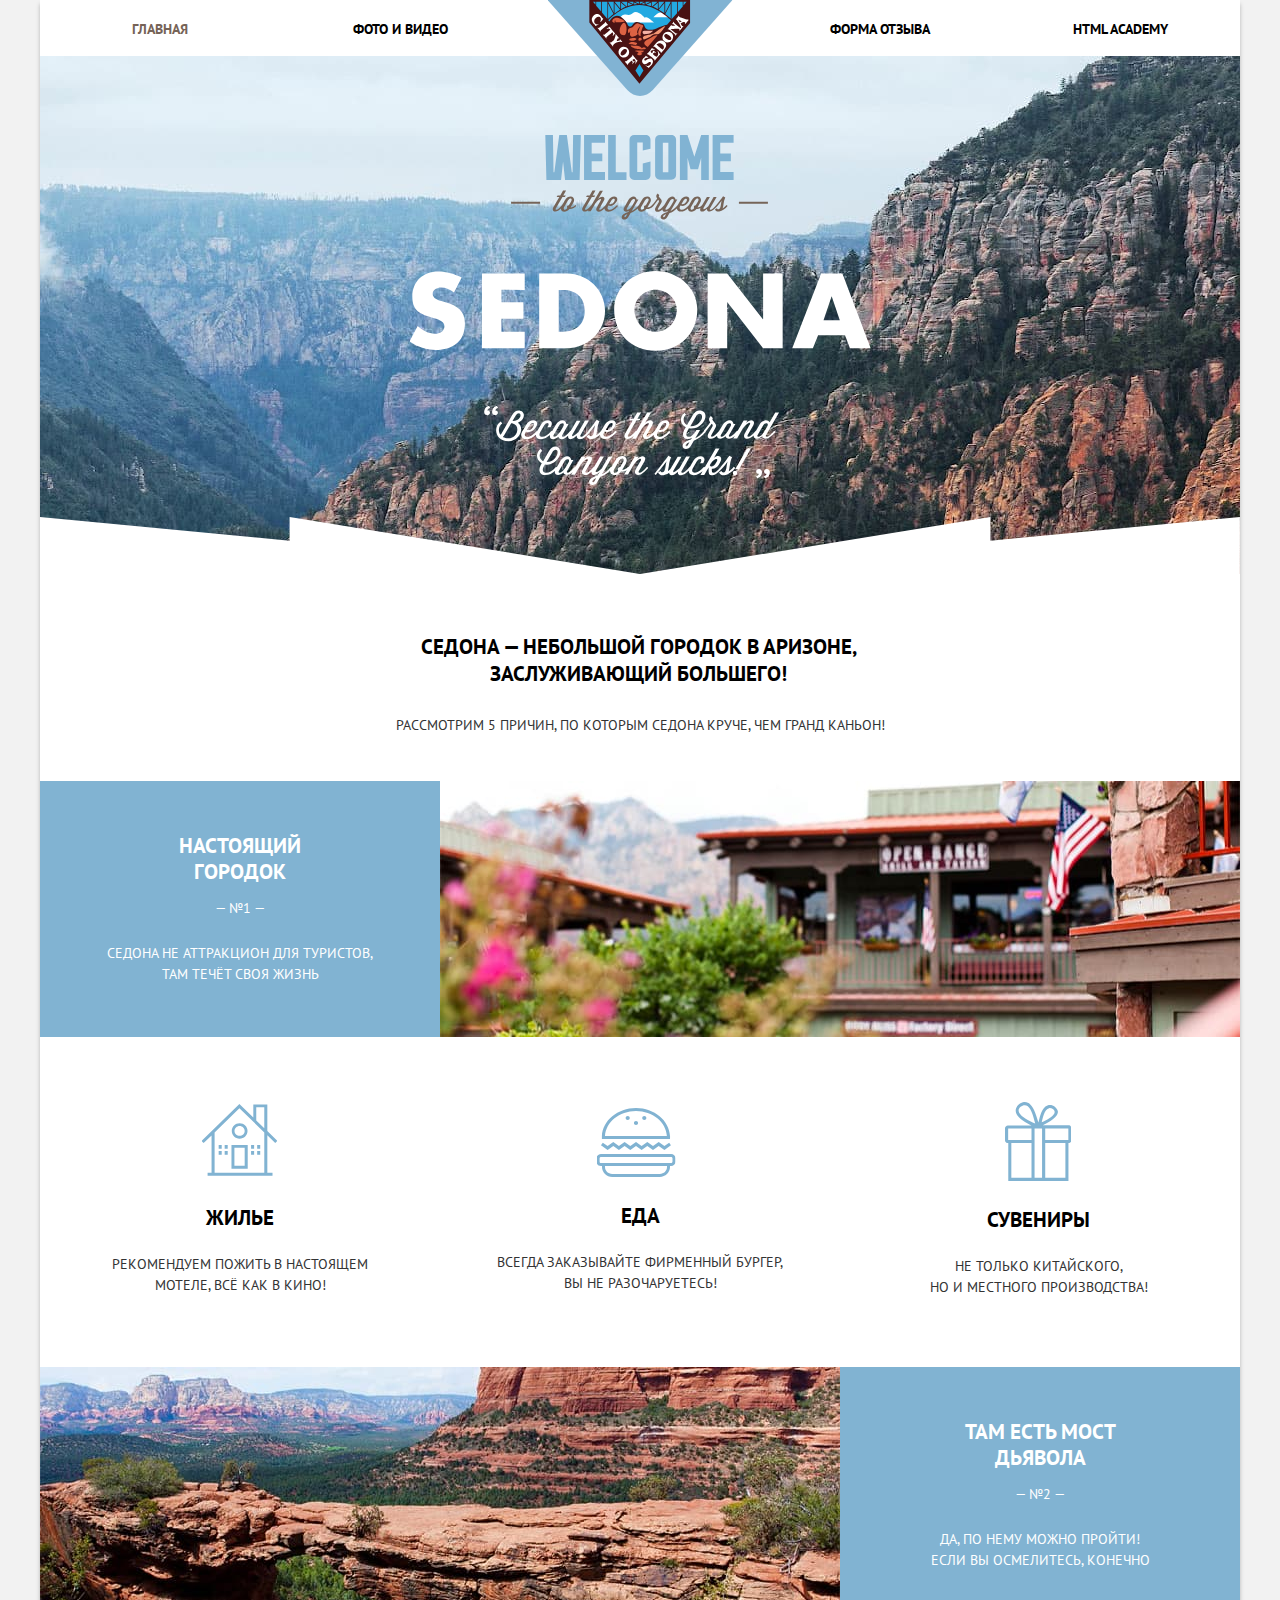
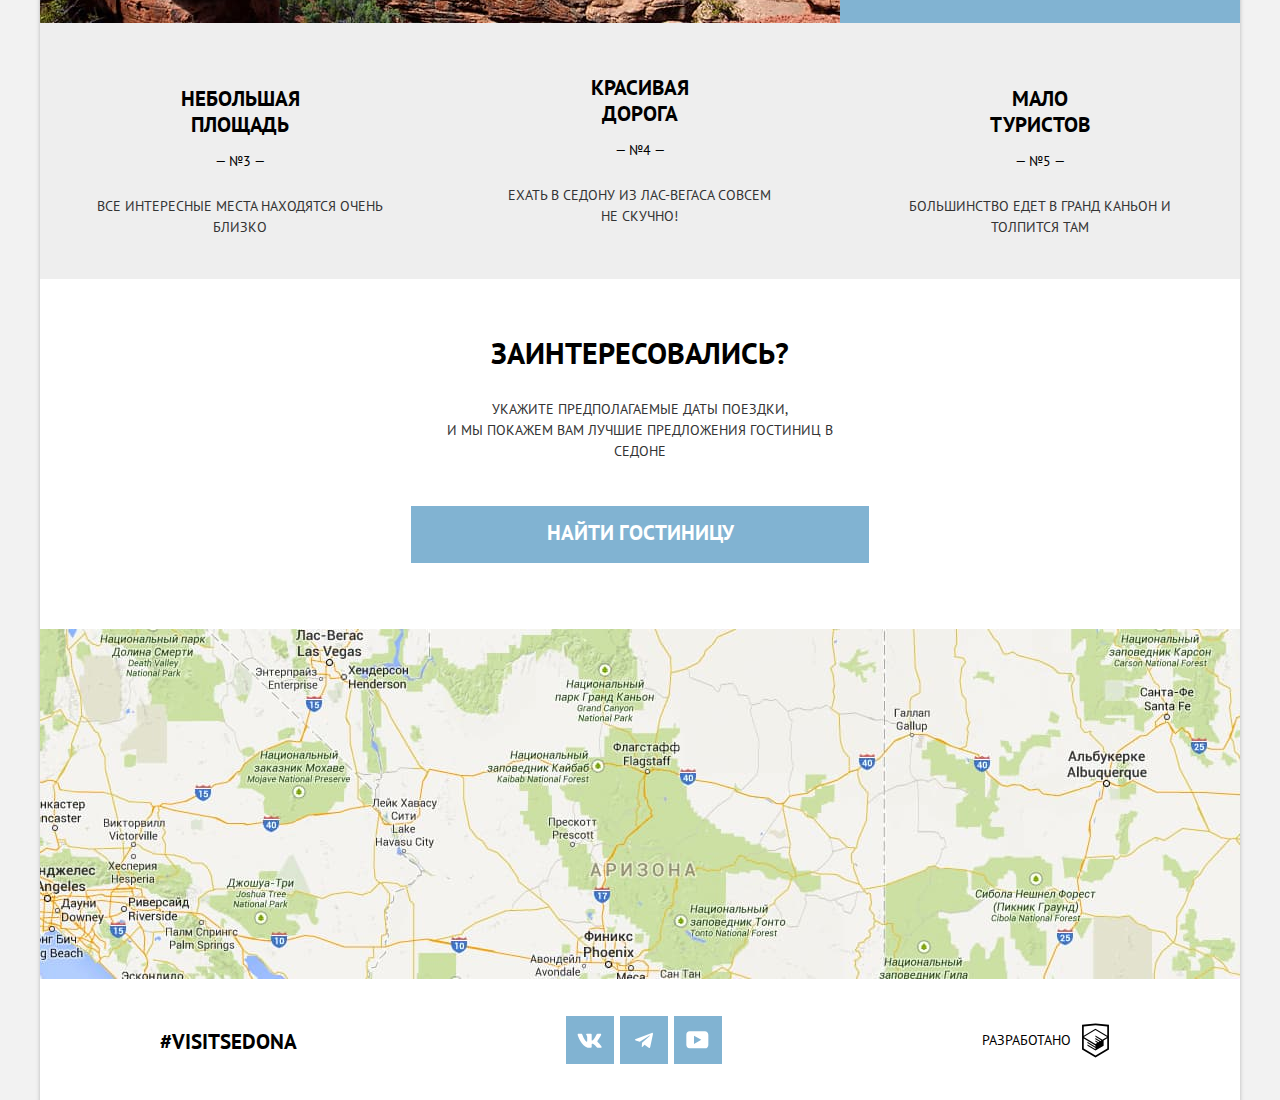
<file: index.html>
<!DOCTYPE html>
<html class="page" lang="ru">

<head>
  <meta charset="UTF-8">
  <meta http-equiv="X-UA-Compatible" content="IE=edge">
  <meta name="viewport" content="width=device-width, initial-scale=1.0">
  <title>Sedona</title>
  <link rel="stylesheet" href="css/style.min.css">
  <link rel="preload" href="fonts/ptsans.woff2" type="font/woff2" as="font" crossorigin="anonymous">
  <link rel="preload" href="fonts/ptsansbold.woff2" type="font/woff2" as="font" crossorigin="anonymous">
  <link rel="icon" href="favicon.ico">
  <link rel="icon" href="img/favicons/icon.svg" type="image/svg+xml">
  <link rel="apple-touch-icon" href="img/favicons/apple.png">
  <link rel="manifest" href="manifest.webmanifest">
</head>

<body class="page__body">
  <div class="page__container">
    <header class="main-header">
      <a href="index.html" class="main-header__logo">
        <img src="img/logo-sedona.svg" alt="Логотип Седона" class="main-header__logo-image" width="185" height="96">
      </a>
      <div class="main-header__nav main-nav main-nav--nojs">
        <button class="main-nav__toggle">
          <span class="visually-hidden">Открыть меню</span>
        </button>
        <nav class="main-nav__list site-list">
          <a href="index.html" class="site-list__link site-list__link--active">
            Главная
          </a>
          <a href="catalog.html" class="site-list__link">
            Фото и видео
          </a>
          <a href="form.html" class="site-list__link">
            Форма отзыва
          </a>
          <a href="https://htmlacademy.ru/" class="site-list__link">
            Html academy
          </a>
        </nav>
      </div>
    </header>
    <main class="main-container">
      <section class="intro">
        <div class="intro__image-wrapper intro__image-wrapper--first">
        </div>
        <div class="intro__text-wrapper">
          <h1 class="intro__title">Седона — небольшой городок в Аризоне, заслуживающий большего!</h1>
          <p class="intro__text">Рассмотрим 5 причин, по которым Седона круче, чем Гранд Каньон!</p>
        </div>
      </section>
      <section class="reasons">
        <h2 class="visually-hidden">Причины поехать в Седону</h2>
        <figure class="reasons__container reasons__container--city">
          <figcaption class="reasons__item reasons__item--town reasons__item--order">
            <h3 class="reasons__title">Настоящий городок</h3>
            <p class="reasons__description">Седона не аттракцион для туристов,<br class="br-desktop"> там течёт своя жизнь</p>
          </figcaption>
          <picture>
            <source media="(min-width: 1200px)" srcset="img/photo-city-desktop.jpg 1x, img/photo-city-desktop@2x.jpg 2x">
            <source media="(min-width: 768px)" srcset="img/photo-city-tablet.jpg 1x, img/photo-city-tablet@2x.jpg 2x">
            <img class="reasons__picture" src="img/photo-city-mobile.jpg" srcset="img/photo-city-mobile@2x.jpg 2x" alt="Площадь города." width="320" height="260">
          </picture>
        </figure>
        <div class="reasons__container-food-etc">
          <div class="reasons__item reasons__item--live">
            <h4 class="reasons__title">Жилье</h4>
            <p class="reasons__description reasons__description--additional">Рекомендуем пожить в настоящем мотеле, всё как в кино!</p>
          </div>
          <div class="reasons__item reasons__item--food">
            <h4 class="reasons__title">Еда</h4>
            <p class="reasons__description reasons__description--additional">Всегда заказывайте фирменный бургер, вы не разочаруетесь!</p>
          </div>
          <div class="reasons__item reasons__item--gift">
            <h4 class="reasons__title">Сувениры</h4>
            <p class="reasons__description reasons__description--additional">Не только китайского,<br class="br-desktop"> но и местного производства!</p>
          </div>
        </div>
        <figure class="reasons__container reasons__container--bridge ">
          <figcaption class="reasons__item reasons__item--order">
            <h3 class="reasons__title">Там есть<br class="br-tablet"> мост дьявола</h3>
            <p class="reasons__description">Да, по нему можно пройти!<br class="br-desktop"> Если вы осмелитесь, конечно</p>
          </figcaption>
          <picture>
            <source media="(min-width: 1200px)" srcset="img/photo-bridge-desktop.jpg 1x, img/photo-bridge-desktop@2x.jpg 2x">
            <source media="(min-width: 768px)" srcset="img/photo-bridge-tablet.jpg 1x, img/photo-bridge-tablet@2x.jpg 2x">
            <img class="reasons__picture" src="img/photo-bridge-mobile.jpg" srcset="img/photo-bridge-mobile@2x.jpg 2x" alt="Фотография моста Дьявола." width="320" height="260">
          </picture>
        </figure>
        <div class="reasons__container">
          <div class="reasons__item reasons__item--places reasons__item--order">
            <h3 class="reasons__title">Небольшая площадь</h3>
            <p class="reasons__description">Все интересные места находятся очень близко</p>
          </div>
          <div class="reasons__item reasons__item--places reasons__item--order">
            <h3 class="reasons__title">Красивая дорога</h3>
            <p class="reasons__description">Ехать в Седону из Лас-Вегаса совсем<br class="br-tablet br-desktop"> не скучно!</p>
          </div>
          <div class="reasons__item reasons__item--places reasons__item--order">
            <h3 class="reasons__title">Мало<br class="br-tablet"> туристов</h3>
            <p class="reasons__description">Большинство едет в Гранд<br class="br-tablet"> Каньон<br class="br-mobile"> и<br class="br-desktop"> толпится там</p>
          </div>
        </div>
      </section>
      <section class="hotel-search">
        <h2 class="hotel-search__title">Заинтересовались?</h2>
        <p class="hotel-search__description">Укажите предполагаемые даты поездки,<br class="br-tablet br-desktop"> и мы покажем вам лучшие предложения гостиниц в Седоне</p>
        <a class="hotel-search__button button button--search" href="#">Найти Гостиницу</a>
      </section>
      <section class="map">
        <h2 class="visually-hidden">Карта окрестностей Седоны.</h2>
        <iframe src="https://www.google.com/maps/embed?pb=!1m18!1m12!1m3!1d380555.9499970315!2d-111.9532317173502!3d34.913374820791525!2m3!1f0!2f0!3f0!3m2!1i1024!2i768!4f13.1!3m3!1m2!1s0x872da132f942b00d%3A0x5548c523fa6c8efd!2z0KHQtdC00L7QvdCwLCDQkNGA0LjQt9C-0L3QsCA4NjMzNiwg0KHQqNCQ!5e0!3m2!1sru!2sru!4v1660390178897!5m2!1sru!2sru" width="320" height="350" style="border:0;" allowfullscreen="" loading="lazy" referrerpolicy="no-referrer-when-downgrade" title="Карта города Седона в штате Аризона."></iframe>
      </section>
    </main>
    <footer class="main-footer">
      <p class="visit-text">#visitSEDONA</p>
      <div class="main-footer__social social">
        <span class="visually-hidden">ВКонтакте.</span>
        <a class="social__link social__link--vk" target="_blank" href="https://vk.com/htmlacademy">
          <svg class="social__icon"  width="25" height="15" fill="none">
            <use href="img/sprite.svg#social-vk"></use>
          </svg>
        </a>

        <span class="visually-hidden">Телеграмм.</span>
        <a class="social__link social__link--telegram" target="_blank" href="tg://https://t.me/htmlacademy">
          <svg class="social__icon" width="18" height="16" fill="none">
            <use href="img/sprite.svg#social-telegram"></use>
          </svg>
        </a>

        <span class="visually-hidden">Youtube.</span>
        <a class="social__link social__link--youtube" target="_blank" href="https://www.youtube.com/user/htmlacademyru">
          <svg class="social__icon" width="23" height="18" fill="none">
            <use href="img/sprite.svg#social-youtube"></use>
          </svg>
        </a>
      </div>
      <div class="main-footer__copyright copyright">
        <a class="copyright__link" href="https://htmlacademy.ru/intensive/adaptive" aria-label="Сайт HTML Academy.">
          <span class="copyright__text">Разработано</span>
          <svg class="copyright__link-icon" width="51" height="41" fill="none">
            <use href="img/sprite.svg#copyright"></use>
          </svg>
        </a>
      </div>
    </footer>
  </div>
  <script src="js/script.js"></script>
</body>

</html>
</file>
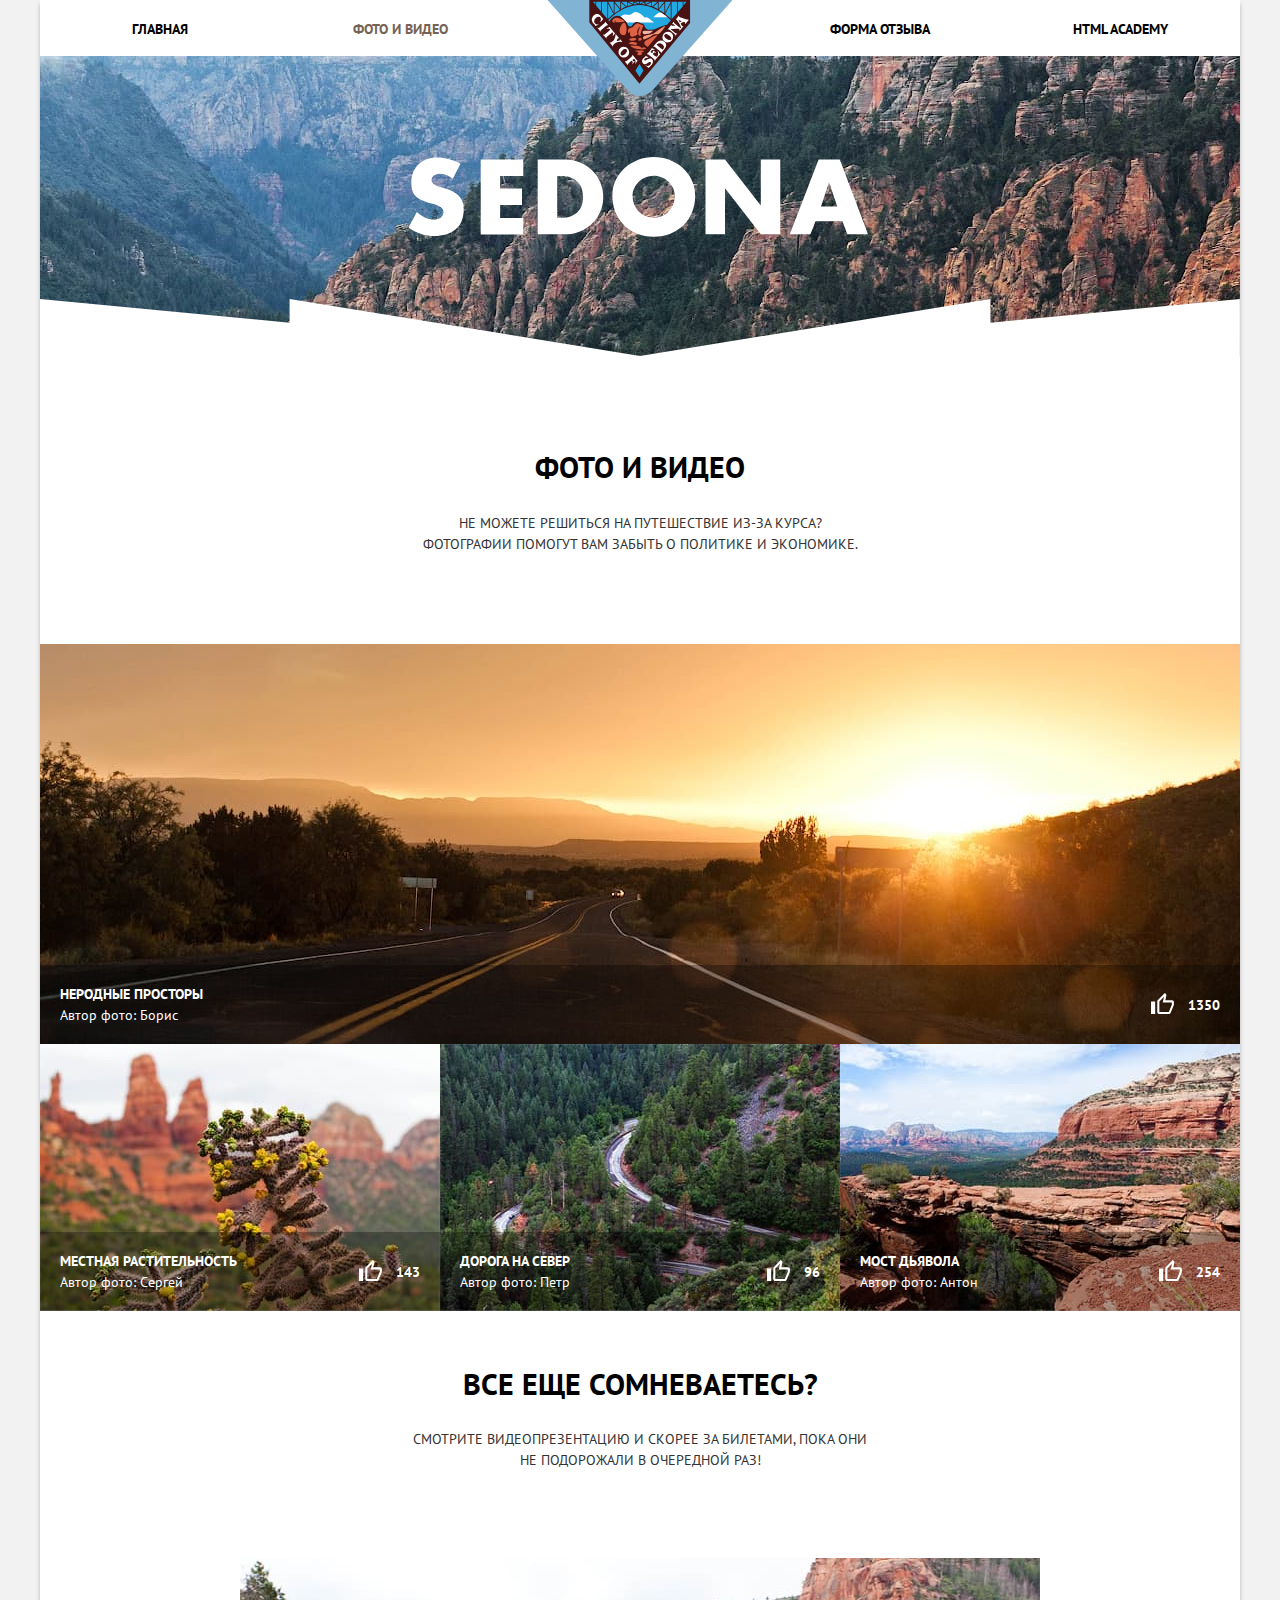
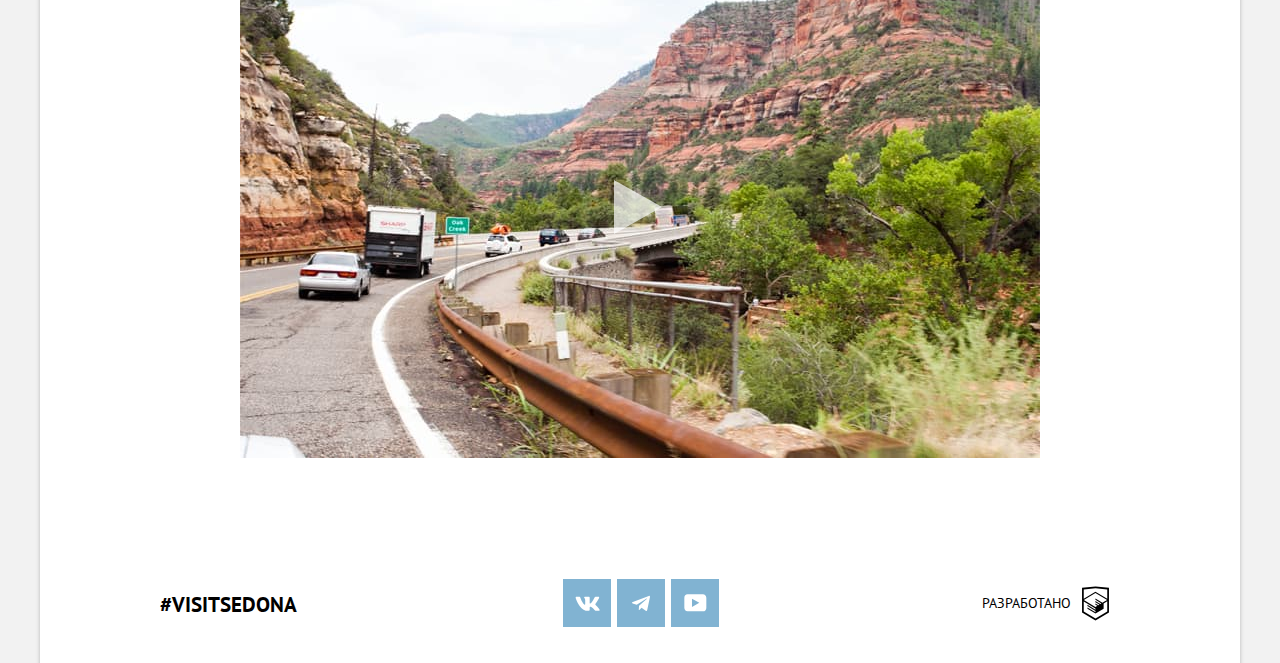
<file: catalog.html>
<!DOCTYPE html>
<html class="page" lang="ru">

<head>
  <meta charset="UTF-8">
  <meta http-equiv="X-UA-Compatible" content="IE=edge">
  <meta name="viewport" content="width=device-width, initial-scale=1.0">
  <title>Catalog</title>
  <link rel="stylesheet" href="css/style.min.css">
  <link rel="preload" href="fonts/ptsans.woff2" type="font/woff2" as="font" crossorigin="anonymous">
  <link rel="preload" href="fonts/ptsansbold.woff2" type="font/woff2" as="font" crossorigin="anonymous">
  <link rel="icon" href="favicon.ico">
  <link rel="icon" href="img/favicons/icon.svg" type="image/svg+xml">
  <link rel="apple-touch-icon" href="img/favicons/apple.png">
  <link rel="manifest" href="manifest.webmanifest">
</head>

<body class="page__body">
  <div class="page__container">
    <header class="main-header">
      <a href="index.html" class="main-header__logo">
        <img src="img/logo-sedona.svg" alt="Логотип Седона" class="main-header__logo-image" width="185" height="96">
      </a>
      <div class="main-header__nav main-nav main-nav--nojs">
        <button class="main-nav__toggle">
          <span class="visually-hidden">Открыть меню</span>
        </button>
        <nav class="main-nav__list site-list">
          <a href="index.html" class="site-list__link">
            Главная
          </a>
          <a href="catalog.html" class="site-list__link site-list__link--active">
            Фото и видео
          </a>
          <a href="form.html" class="site-list__link">
            Форма отзыва
          </a>
          <a href="https://htmlacademy.ru/" class="site-list__link">
            Html academy
          </a>
        </nav>
      </div>
    </header>
    <main class="main-container">
      <div class="main-container__intro-second">
      </div>
      <section class="gallery-list">
        <h1 class="gallery-list__title">Фото и видео</h1>
        <p class="gallery-list__discription">Не можете решиться на путешествие из-за курса? Фотографии помогут вам забыть о политике и экономике.</p>
        <div class="cards-wrapper">
          <section class="gallery-list__item card">
            <a class="card__link" href="#">
              <picture>
                <source media="(min-width: 1200px)" srcset="img/content/photo-1-desktop.jpg 1x, img/content/photo-1-desktop@2x.jpg 2x">
                <source media="(min-width: 768px)" srcset="img/content/photo-1-tablet.jpg 1x, img/content/photo-1-tablet@2x.jpg 2x">
                <source type="image/webp" srcset="img/content/photo-1-mobile.webp 1x, img/content/photo-1-mobile@2x.webp 2x">
                <img class="card__photo card__photo--main" src="img/content/photo-1-mobile.jpg" width="280" height="280" alt="Неродные просторы.">
              </picture>
            </a>
            <div class="card__info-container">
              <div class="card__title-container">
                <h3 class="card__title">
                    <a class="card__link" href="#">
                      Неродные просторы
                    </a>
                  </h3>
                <p class="card__author">Автор фото: Борис</p>
              </div>
              <div class="card__like-container">
                <button class="card__button" type="button">
                  <svg class="card__button-icon" width="23" height="21" fill="none">
                    <use href="img/sprite.svg#like-button"></use>
                  </svg>
                  <span class="visually-hidden">Кнопка лайка.</span>
                </button>
                <p class="card__results">1350</p>
              </div>
            </div>
          </section>
          <section class="gallery-list__item card">
            <a class="card__link" href="#">
              <picture>
                <source media="(min-width: 1200px)" srcset="img/content/photo-2-desktop.jpg 1x, img/content/photo-2-desktop@2x.jpg 2x">
                <source media="(min-width: 768px)" srcset="img/content/photo-2-tablet.jpg 1x, img/content/photo-2-tablet@2x.jpg 2x">
                <source type="image/webp" srcset="img/content/photo-2-mobile.webp 1x, img/content/photo-2-mobile@2x.webp 2x">
                <img class="card__photo" src="img/content/photo-2-mobile.jpg" width="280" height="280" alt="Местная растительность.">
              </picture>
            </a>
            <div class="card__info-container">
              <div class="card__title-container">
                <h3 class="card__title">
                  <a class="card__link" href="#">
                    Местная растительность
                  </a>
                </h3>
                <p class="card__author">Автор фото: Сергей</p>
              </div>
              <div class="card__like-container">
                <button class="card__button" type="button">
                  <svg class="card__button-icon" width="23" height="21" fill="none">
                    <use href="img/sprite.svg#like-button"></use>
                  </svg>
                  <span class="visually-hidden">Кнопка лайка.</span>
                </button>
                <p class="card__results">143</p>
              </div>
            </div>
          </section>
          <section class="gallery-list__item card">
            <a class="card__link" href="#">
              <picture>
                <source media="(min-width: 1200px)" srcset="img/content/photo-3-desktop.jpg 1x, img/content/photo-3-desktop@2x.jpg 2x">
                <source media="(min-width: 768px)" srcset="img/content/photo-3-tablet.jpg 1x, img/content/photo-3-tablet@2x.jpg 2x">
                <source type="image/webp" srcset="img/content/photo-3-mobile.webp 1x, img/content/photo-3-mobile@2x.webp 2x">
                <img class="card__photo" src="img/content/photo-3-mobile.jpg" width="280" height="280" alt="Дорога на север.">
              </picture>
            </a>
            <div class="card__info-container">
              <div class="card__title-container">
                <h3 class="card__title">
                  <a class="card__link" href="#">
                    Дорога на север
                  </a>
                </h3>
                <p class="card__author">Автор фото: Петр</p>
              </div>
              <div class="card__like-container">
                <button class="card__button" type="button">
                  <svg class="card__button-icon" width="23" height="21" fill="none">
                    <use href="img/sprite.svg#like-button"></use>                  </svg>
                  <span class="visually-hidden">Кнопка лайка.</span>
                </button>
                <p class="card__results">96</p>
              </div>
            </div>
          </section>
          <section class="gallery-list__item card">
            <a class="card__link" href="#">
              <picture>
                <source media="(min-width: 1200px)" srcset="img/content/photo-4-desktop.jpg 1x, img/content/photo-4-desktop@2x.jpg 2x">
                <source media="(min-width: 768px)" srcset="img/content/photo-4-tablet.jpg 1x, img/content/photo-4-tablet@2x.jpg 2x">
                <source type="image/webp" srcset="img/content/photo-4-mobile.webp 1x, img/content/photo-4-mobile@2x.webp 2x">
                <img class="card__photo" src="img/content/photo-4-mobile.jpg" width="280" height="280" alt="Мост дьявола.">
              </picture>
            </a>
            <div class="card__info-container">
              <div class="card__title-container">
                <h3 class="card__title">
                  <a class="card__link" href="#">
                    Мост дьявола
                  </a>
                </h3>
                <p class="card__author">Автор фото: Антон</p>
              </div>
              <div class="card__like-container">
                <button class="card__button" type="button">
                  <svg class="card__button-icon" width="23" height="21" fill="none">
                    <use href="img/sprite.svg#like-button"></use>
                  </svg>
                  <span class="visually-hidden">Кнопка лайка.</span>
                </button>
                <p class="card__results">254</p>
              </div>
            </div>
          </section>
        </div>
      </section>
      <section class="video">
        <h2 class="video__title">Все еще сомневаетесь?</h2>
        <p class="video__discription">Смотрите видеопрезентацию и скорее за билетами, пока они<br class="br-tablet br-desktop"> не подорожали в очередной раз!</p>
        <div class="video__wrap">
          <picture>
            <source media="(min-width: 1200px)" srcset="img/video-desktop.jpg 1x, img/video-desktop@2x.jpg 2x">
            <source media="(min-width: 768px)" srcset="img/video-tablet.jpg 1x, img/video-tablet@2x.jpg 2x">
            <img class="video__photo" src="img/video-mobile.jpg" width="280" height="177" alt="Видео пейзажей.">
          </picture>
          <button class="video__button" type="button">
            <span class="visually-hidden">Запуск видео.</span>
            <svg class="video__play-button" width="48" height="54">
              <use href="img/sprite.svg#video-button"></use>
            </svg>
          </button>
        </div>
      </section>
    </main>
    <footer class="main-footer main-footer--second">
      <p class="visit-text">#visitSEDONA</p>
      <div class="main-footer__social social">
        <span class="visually-hidden">ВКонтакте.</span>
        <a class="social__link social__link--vk" target="_blank" href="https://vk.com/htmlacademy">
          <svg class="social__icon"  width="25" height="15" fill="none">
            <use href="img/sprite.svg#social-vk"></use>
          </svg>
        </a>

        <span class="visually-hidden">Телеграмм.</span>
        <a class="social__link social__link--telegram" target="_blank" href="tg://https://t.me/htmlacademy">
          <svg class="social__icon" width="18" height="16" fill="none">
            <use href="img/sprite.svg#social-telegram"></use>
          </svg>
        </a>

        <span class="visually-hidden">Youtube.</span>
        <a class="social__link social__link--youtube" target="_blank" href="https://www.youtube.com/user/htmlacademyru">
          <svg class="social__icon" width="23" height="18" fill="none">
            <use href="img/sprite.svg#social-youtube"></use>
          </svg>
        </a>
      </div>
      <div class="main-footer__copyright copyright">
        <a class="copyright__link" href="https://htmlacademy.ru/intensive/adaptive" aria-label="Сайт HTML Academy.">
          <span class="copyright__text">Разработано</span>
          <svg class="copyright__link-icon" width="51" height="41" fill="none" >
            <use href="img/sprite.svg#copyright"></use>
          </svg>
        </a>
      </div>
    </footer>
  </div>
  <script src="js/script.js"></script>
</body>

</html>
</file>
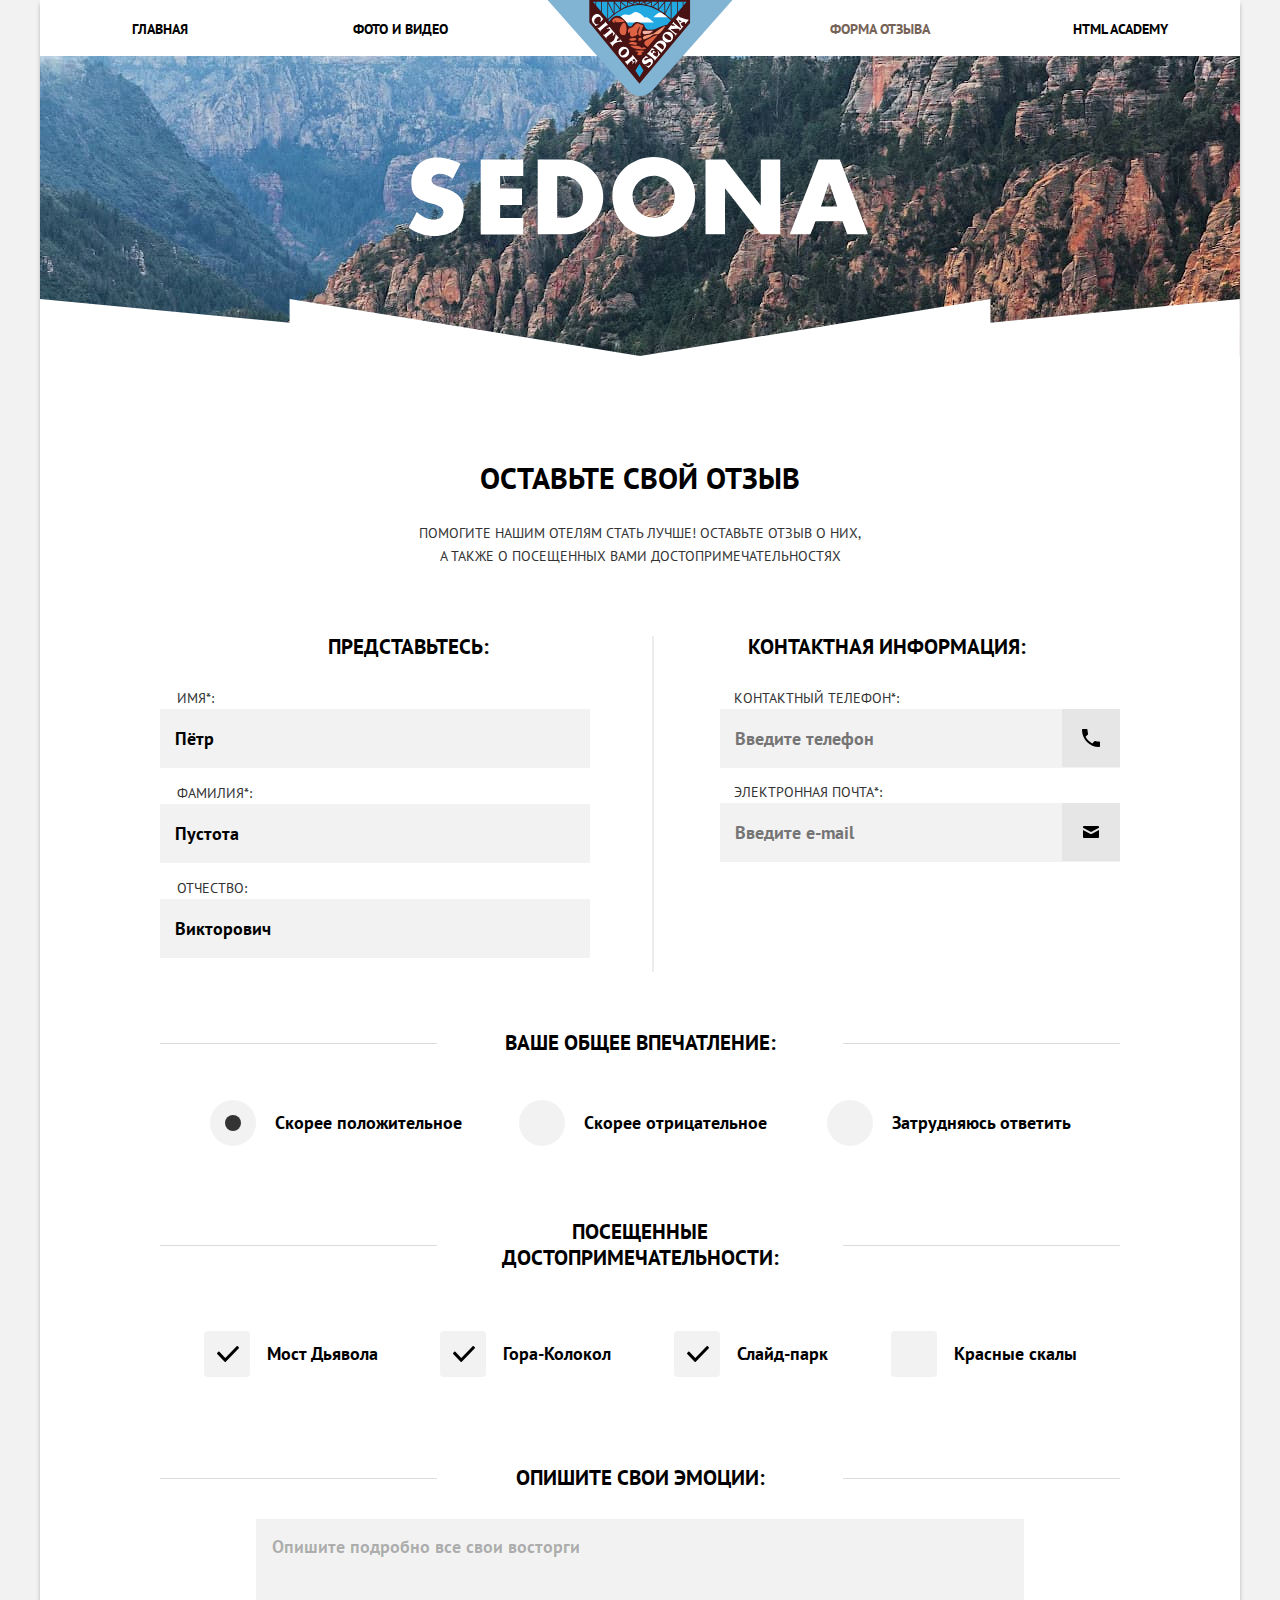
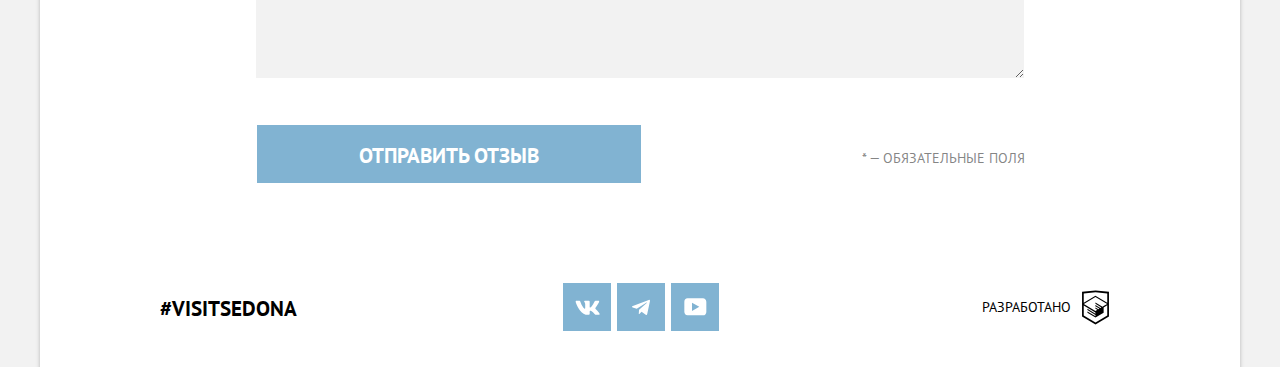
<file: form.html>
<!DOCTYPE html>
<html class="page" lang="en">

<head>
  <meta charset="UTF-8">
  <meta http-equiv="X-UA-Compatible" content="IE=edge">
  <meta name="viewport" content="width=device-width, initial-scale=1.0">
  <title>Form</title>
  <link rel="stylesheet" href="css/style.min.css">
  <link rel="preload" href="fonts/ptsans.woff2" type="font/woff2" as="font" crossorigin="anonymous">
  <link rel="preload" href="fonts/ptsansbold.woff2" type="font/woff2" as="font" crossorigin="anonymous">
  <link rel="icon" href="favicon.ico">
  <link rel="icon" href="img/favicons/icon.svg" type="image/svg+xml">
  <link rel="apple-touch-icon" href="img/favicons/apple.png">
  <link rel="manifest" href="manifest.webmanifest">
</head>

<body class="page__body">
  <div class="page__container">
    <header class="main-header">
      <a href="index.html" class="main-header__logo">
        <img src="img/logo-sedona.svg" alt="Логотип Седона" class="main-header__logo-image" width="185" height="96">
      </a>
      <div class="main-header__nav main-nav main-nav--nojs">
        <button class="main-nav__toggle">
          <span class="visually-hidden">Открыть меню</span>
        </button>
        <nav class="main-nav__list site-list">
          <a href="index.html" class="site-list__link">
            Главная
          </a>
          <a href="catalog.html" class="site-list__link">
            Фото и видео
          </a>
          <a href="form.html" class="site-list__link site-list__link--active">
            Форма отзыва
          </a>
          <a href="https://htmlacademy.ru/" class="site-list__link">
            Html academy
          </a>
        </nav>
      </div>
    </header>
    <main class="main-container">
      <div class="main-container__intro-second">
      </div>
      <section class="review">
        <h1 class="review__title">Оставьте свой отзыв</h1>
        <p class="review__discription">Помогите нашим отелям стать лучше! оставьте отзыв о них, а также о посещенных вами достопримечательностях</p>
      </section>
      <form class="main-form" action="https://echo.htmlacademy.ru/" method="post">
        <div class="main-form__intro-wrap">
          <fieldset class="main-form__section main-form__name">
            <legend class="main-form__title">Представьтесь:</legend>
            <label for="name" class="main-form__label">Имя*:</label>
            <input class="main-form__input input" type="text" id="name" name="name" placeholder="Пётр" required>
            <label for="surname" class="main-form__label">Фамилия*:</label>
            <input class="main-form__input input" type="text" id="surname" name="surname" placeholder="Пустота" required>
            <label for="patronymic" class="main-form__label">Отчество:</label>
            <input class="main-form__input input" type="text" id="patronymic" name="patronymic" placeholder="Викторович">
          </fieldset>
          <fieldset class="main-form__contacts contacts-details main-form__section">
            <legend class="main-form__title contacts-details__title">Контактная информация:</legend>
              <label for="contacts-details__input--phone" class="contacts-details__label contacts-details__label--phone">Контактный телефон*:</label>
              <input class="contacts-details__input contacts-details__input--phone input" type="tel" id="contacts-details__input--phone" name="contacts-details__input--phone" placeholder="Введите телефон" required>
              <label for="contacts-details__input--email" class="contacts-details__label contacts-details__label--email">Электронная почта*:</label>
              <input class="contacts-details__input contacts-details__input--email input" type="email" id="contacts-details__input--email" name="contacts-details__input--email" placeholder="Введите e-mail" required>
          </fieldset>
        </div>
        <fieldset class="main-form__oppinion main-form__section oppinion">
          <legend class="main-form__title oppinion__title">Ваше Общее впечатление:</legend>
          <div class="oppinion__wrapper">
            <label class="oppinion__label">
              <input class="oppinion__input visually-hidden" type="radio" name="oppinion" value="good" checked>
              <span class="oppinion__radio"></span>
              <span class="oppinion__text">Скорее положительное</span>
            </label>
            <label class="oppinion__label">
              <input class="oppinion__input visually-hidden" type="radio" name="oppinion" value="bad">
              <span class="oppinion__radio"></span>
              <span class="oppinion__text">Скорее отрицательное</span>
            </label>
            <label class="oppinion__label">
              <input class="oppinion__input visually-hidden" type="radio" name="oppinion" value="nothing">
              <span class="oppinion__radio"></span>
              <span class="oppinion__text">Затрудняюсь ответить</span>
            </label>
          </div>
        </fieldset>
        <fieldset class="main-form__sights main-form__section sights">
          <legend class="main-form__title sights__title">Посещенные достопримечательности:</legend>
          <div class="sights__wrapper">
            <label class="sights__label">
              <input class="sights__input visually-hidden" type="checkbox" name="bridge" checked>
              <span class="sights__checkbox"></span>
              <span class="sights__text">Мост Дьявола</span>
            </label>
            <label class="sights__label">
              <input class="sights__input visually-hidden" type="checkbox" name="bell-mountin" checked>
              <span class="sights__checkbox"></span>
              <span class="sights__text">Гора-Колокол</span>
            </label>
            <label class="sights__label">
              <input class="sights__input visually-hidden" type="checkbox" name="slide-park" checked>
              <span class="sights__checkbox"></span>
              <span class="sights__text">Слайд-парк</span>
            </label>
            <label class="sights__label">
              <input class="sights__input visually-hidden" type="checkbox" name="rocks">
              <span class="sights__checkbox"></span>
              <span class="sights__text">Красные скалы</span>
            </label>
          </div>
        </fieldset>
        <fieldset class="main-form__section main-form__section--emotions emotions">
          <legend class="main-form__title emotions__title">Опишите свои эмоции:</legend>
          <label class="visually-hidden" for="comment-field">Ваши комментарии.</label>
          <textarea class="emotions__text" name="comment" id="comment-field" rows="6" placeholder="Опишите подробно все свои восторги"></textarea>
        </fieldset>
        <div class="main-form__button-wrapper">
          <button class="button main-form__button" type="submit">Отправить отзыв</button>
          <p class="main-form__rule">* — обязательные поля</p>
        </div>
      </form>
    </main>
    <footer class="main-footer main-footer--second">
      <p class="visit-text">#visitSEDONA</p>
      <div class="main-footer__social social">
        <span class="visually-hidden">ВКонтакте.</span>
        <a class="social__link social__link--vk" target="_blank" href="https://vk.com/htmlacademy">
          <svg class="social__icon"  width="25" height="15" fill="none">
            <use href="img/sprite.svg#social-vk"></use>
          </svg>
        </a>

        <span class="visually-hidden">Телеграмм.</span>
        <a class="social__link social__link--telegram" target="_blank" href="tg://https://t.me/htmlacademy">
          <svg class="social__icon" width="18" height="16" fill="none">
            <use href="img/sprite.svg#social-telegram"></use>
          </svg>
        </a>

        <span class="visually-hidden">Youtube.</span>
        <a class="social__link social__link--youtube" target="_blank" href="https://www.youtube.com/user/htmlacademyru">
          <svg class="social__icon" width="23" height="18" fill="none">
            <use href="img/sprite.svg#social-youtube"></use>
          </svg>
        </a>
      </div>
      <div class="main-footer__copyright copyright">
        <a class="copyright__link" href="https://htmlacademy.ru/intensive/adaptive" aria-label="Сайт HTML Academy.">
          <span class="copyright__text">Разработано</span>
          <svg class="copyright__link-icon" width="51" height="41" fill="none" >
            <use href="img/sprite.svg#copyright"></use>
          </svg>
        </a>
      </div>
    </footer>
    <div class="modal-container modal-container--error">
      <div class="modal-container__error modal-error">
        <h2 class="modal-error__title">ЧТО-ТО ПОШЛО НЕ ТАК!</h2>
        <p class="modal-error__discription">Проверьте поля, выделенные красным, скорее всего вы забыли их заполнить</p>
        <button class="modal-error__button button button--modal-error">OK</button>
      </div>
    </div>
    <div class="modal-container modal-container--success">
      <div class="modal-container__error modal-success">
        <div class="modal-success__info">
          <h2 class="modal-success__title">Ваш отзыв отправлен!</h2>
          <p class="modal-success__discription">Спасибо за ваше участие, ваш отзыв уже поступил к нам.<br> В ближайшее время мы опубликуем его на сайте.</p>
        </div>
        <div class="modal-success__button">
          <button class="modal-container__button button button--modal-success">ЗАкРЫТЬ ОКНО</button>
        </div>
      </div>
    </div>
  </div>
<script src="js/script.js"></script>
</body>

</html>
</file>
<file: css/style.min.css>
@charset "UTF-8";@font-face{font-family:"PT Sans";font-style:normal;font-weight:400;src:url(../fonts/ptsans.woff2)format("woff2"),url(../fonts/ptsans.woff)format("woff");font-display:swap}@font-face{font-family:"PT Sans";font-style:normal;font-weight:700;src:url(../fonts/ptsansbold.woff2)format("woff2"),url(../fonts/ptsansbold.woff)format("woff");font-display:swap}.visually-hidden{position:absolute;width:1px;height:1px;margin:-1px;padding:0;overflow:hidden;white-space:nowrap;border:0;clip:rect(0 0 0 0);-webkit-clip-path:inset(100%);clip-path:inset(100%)}.button{font-family:"PT Sans","Arial",sans-serif;text-transform:uppercase;background-color:#81b3d2;color:#fff;line-height:26px;font-size:21px;font-weight:700;border:0;text-align:center;padding-top:18px;padding-bottom:14px;cursor:pointer}.button:hover{background-color:#669ec0}.button:active{background-color:#5496bd;color:rgba(255,255,255,.3)}.button:disabled{background-color:#e5e5e5}.button--search{width:284px;padding-top:16px;padding-bottom:16px;display:block;margin-left:auto;margin-right:auto;text-decoration:none}@media screen and (min-width:768px){.button--search{width:458px;padding-top:14px;padding-bottom:17px}}.button--modal-error{font-size:18px;padding-right:64px;padding-left:63px;width:180px}@media screen and (min-width:768px){.button--modal-error{width:272px}}.button--modal-success{font-size:18px;width:280px;padding-right:65px;padding-left:60px}@media screen and (min-width:768px){.button--modal-success{width:458px;font-size:21px}}.page{height:100%;font-size:100%}.page__body{margin:0 auto}@media screen and (min-width:1200px){.page__body{background-color:#f2f2f2}}.page__container{font-family:"PT Sans","Arial",sans-serif;min-width:320px;font-size:14px;line-height:21px;background-color:#fff;color:#000;text-align:center;display:flex;flex-direction:column;min-height:100vh;margin:0 auto}@media screen and (min-width:768px){.page__container{width:768px}}@media screen and (min-width:1200px){.page__container{width:1200px;box-shadow:0 4px 4px 0 rgba(0,0,0,.25)}}.main-header{position:relative;background-color:#fff}@media screen and (min-width:768px){.main-header{display:flex}}.main-header__logo{margin:0;position:absolute;z-index:1;left:50%;transform:translateX(-50%)}@media screen and (min-width:768px){.main-header__logo{position:absolute;justify-self:center;z-index:10}}.main-header__logo-image{display:block}.main-nav{min-height:56px;position:relative;z-index:2}.main-nav__toggle{position:absolute;top:0;right:3px;z-index:2;display:block;width:57px;height:55px;cursor:pointer;border:0;background-color:transparent;background-image:url(../img/icon-menu.svg);background-repeat:no-repeat;background-position:center}@media screen and (min-width:768px){.main-nav__toggle{display:none}}.main-nav--closed .main-nav__toggle:hover,.main-nav--opened .main-nav__toggle:hover::after,.main-nav--opened .main-nav__toggle:hover::before{opacity:.6}.main-nav--closed .main-nav__toggle:active,.main-nav--opened .main-nav__toggle:active::after,.main-nav--opened .main-nav__toggle:active::before,.social__link:active svg{opacity:.3}.main-nav--closed .main-nav__toggle::before{content:"";position:absolute;top:17px;left:17px;width:23px;height:4px;background-color:#81b3d2;box-shadow:0 9px 0 0#81b3d2,0 18px 0 0#81b3d2}.main-nav--opened .main-nav__toggle{top:10px;right:0;z-index:11}.main-nav--opened .main-nav__toggle::after,.main-nav--opened .main-nav__toggle::before{content:"";position:absolute;top:17px;left:17px;height:3px;width:23px;background-color:#fff}.main-nav--opened .main-nav__toggle::before{transform:rotate(45deg);box-shadow:none}.main-nav--opened .main-nav__toggle::after{transform:rotate(-45deg)}@media screen and (max-width:767px){.main-nav--closed .site-list{display:none}.main-nav--js .site-list,.main-nav--nojs .site-list,.main-nav--opened .site-list{position:relative;width:100%;z-index:10;background-color:#81b3d2}.main-nav--js .site-list{position:absolute}.main-nav--nojs .main-nav__toggle{display:none}}.site-list{font-weight:700;background-color:#81b3d2;padding-left:0;display:flex;flex-direction:column;margin:0;position:relative}@media screen and (min-width:768px){.site-list{display:flex;flex-wrap:wrap;justify-content:flex-start;flex-direction:row;background-color:#fff;color:#000;margin:0}}.site-list__link{display:block;color:#fff;text-decoration:none;font-weight:700;font-size:18px;line-height:26px;padding-top:17px;padding-bottom:12px;text-transform:uppercase;mix-blend-mode:normal;box-shadow:0 1px 0 rgba(1,1,1,.2),inset 0 1px 0 rgba(255,255,255,.2)}@media screen and (min-width:768px){.site-list__link{font-size:14px;line-height:24px;color:#000;text-align:center;width:153px;box-shadow:none}}@media screen and (min-width:1200px){.site-list__link{width:240px;box-shadow:none}}@media screen and (min-width:768px){.site-list__link--active{color:#766357}.site-list__link:nth-child(2){margin-right:153px}.site-list__link:not(:last-child){margin-left:1px}}@media screen and (min-width:1200px){.site-list__link:nth-child(2){margin-right:240px}.site-list__link:not(:last-child){margin-left:0}}@media screen and (min-width:768px){.site-list__link:hover{color:#81b3d2}}.site-list__link:active{color:rgba(255,255,255,.3)}@media screen and (min-width:768px){.site-list__link:active{color:rgba(0,0,0,.3)}}.main-container{flex-grow:1}.main-container__intro-second{height:158px;width:100%;background-image:url(../img/back-mobile-second.jpg);background-position:0-56px;background-repeat:no-repeat;background-size:cover;background-color:#81b3d2;position:relative}@media (min-resolution:2dppx){.main-container__intro-second{background-image:url(../img/back-mobile-second@2x.jpg)}}@media screen and (min-width:768px){.main-container__intro-second{background-image:url(../img/back-tablet-second.jpg);padding:0;height:290px}}@media screen and (min-width:768px) and (min-resolution:2dppx){.main-container__intro-second{background-image:url(../img/back-tablet-second@2x.jpg)}}@media screen and (min-width:1200px){.main-container__intro-second{background-image:url(../img/back-desktop-second.jpg);height:300px}}@media screen and (min-width:1200px) and (min-resolution:2dppx){.main-container__intro-second{background-image:url(../img/back-desktop-second@2x.jpg)}}.main-container__intro-second::after{content:"";background-image:url(../img/logo-sedona-text.svg);background-repeat:no-repeat;background-size:cover;position:absolute;width:229px;height:39px;left:50%;top:45%;transform:translate(-50%,-50%)}.main-container__intro-second::before{position:absolute;background-image:url(../img/intro-triangle.svg);content:"";background-position:center bottom;background-size:cover;width:100%;height:57px;bottom:0;left:0}@media screen and (min-width:768px){.main-container__intro-second::after{width:459px;height:80px;top:135px}}@media screen and (min-width:1200px){.main-container__intro-second::after{top:47%;left:598px}}.intro__title{font-weight:700;font-size:18px;line-height:27px;text-transform:uppercase;margin:0 6px 0 3px}@media screen and (min-width:768px){.intro__title{font-size:21px}}.intro__text-wrapper{padding:32px 25px 7px;position:relative}@media screen and (min-width:768px){.intro__text-wrapper{padding:47px 124px 41px}}@media screen and (min-width:1200px){.intro__text-wrapper{padding:59px 350px 30px}}.intro__text{text-transform:uppercase;margin-top:35px;color:#333}@media screen and (min-width:1200px){.intro__text{margin-top:28px}}@media screen and (min-width:768px){.intro__text{margin-top:28px;margin-bottom:15px}}.intro__image-wrapper{background-image:url(../img/back-mobile.jpg);background-repeat:no-repeat;background-size:cover;background-color:#81b3d2;position:relative;background-position:center;height:389px}@media (min-resolution:2dppx){.intro__image-wrapper{background-image:url(../img/back-mobile@2x.jpg)}}@media screen and (min-width:768px){.intro__image-wrapper{background-image:url(../img/back-desktop.jpg);padding-top:77px;padding-bottom:91px;height:350px}}@media screen and (min-width:768px) and (min-resolution:2dppx){.intro__image-wrapper{background-image:url(../img/back-desktop@2x.jpg)}}.intro__image-wrapper--first::after{content:"";background-image:url(../img/logo-index-text.svg);background-repeat:no-repeat;background-size:cover;position:absolute;width:282px;height:214px;left:50%;transform:translate(-50%,-50%);top:197px}.intro__image-wrapper::before{position:absolute;background-image:url(../img/intro-triangle.svg);content:"";background-position:center bottom;background-size:cover;width:100%;height:57px;bottom:0;left:0}@media screen and (min-width:768px){.intro__image-wrapper--first::after{width:461px;height:350px;top:251px}}@media screen and (min-width:1200px){.intro__image-wrapper--first::after{top:254px}}.reasons{counter-reset:reasons}.reasons__container{display:flex;flex-direction:column}@media screen and (min-width:768px){.reasons__container{display:flex;flex-direction:row;height:100%}}.reasons__container--bridge{background-color:#81b3d2;color:#fff;margin:0}@media screen and (min-width:768px){.reasons__container--bridge{flex-direction:row-reverse}}.reasons__container--city{position:relative;background-color:#81b3d2;color:#fff;margin:0}@media screen and (min-width:768px){.reasons__container--city{flex-direction:row}}@media screen and (max-width:767px){.reasons__container::before{position:absolute;background-image:url(/img/triangle-index.svg);content:"";width:100%;height:37px;bottom:0;left:0;top:-5px}}.reasons__item{display:flex;flex-direction:column;padding:21px 20px 37px;box-sizing:border-box}.reasons__item--town{padding-top:47px;padding-bottom:40px}@media screen and (max-width:767px){.reasons__item{width:100%}}@media screen and (min-width:768px){.reasons__item{min-height:256px;width:256px;box-sizing:border-box;padding:32px}}@media screen and (min-width:1200px){.reasons__item{width:400px;padding-top:26px}}.reasons__item--places{background-color:#eee;padding:6px 31px 25px 29px;min-height:167px}@media screen and (min-width:768px){.reasons__item--places{padding:31px 27px 53px}}@media screen and (min-width:1200px){.reasons__item--places{padding:37px 57px 20px}}@media screen and (min-width:768px){.reasons__item--places:nth-child(2){padding:20px 48px 33px 47px}}@media screen and (min-width:1200px){.reasons__item--places:nth-child(2){padding:26px 48px 33px 47px}}.reasons__item--order::before{display:block;counter-increment:reasons;content:"— №"counter(reasons)" —";order:2;margin-bottom:17px}.reasons__item--food,.reasons__item--gift,.reasons__item--live{position:relative;padding:7px 10px 8px 15px}@media screen and (min-width:768px){.reasons__item--food,.reasons__item--gift,.reasons__item--live{padding:128px 15px 5px}}@media screen and (min-width:1200px){.reasons__item--food,.reasons__item--gift,.reasons__item--live{padding:142px 25px 13px}}.reasons__item--live::before{content:"";position:absolute;background-image:url(../img/icon-house.svg);background-repeat:no-repeat;width:40px;height:40px;left:-31px;top:25px}@media screen and (min-width:768px){.reasons__item--live::before{width:75px;height:72px;background-size:cover;left:35%;top:18%}}@media screen and (min-width:1200px){.reasons__item--live::before{top:67px;left:199px;transform:translateX(-50%)}}.reasons__item--food::before{content:"";position:absolute;background-image:url(../img/icon-burger.svg);background-repeat:no-repeat;width:40px;height:40px;left:-31px;top:25px}@media screen and (min-width:768px){.reasons__item--food::before{width:79px;height:69px;background-size:cover;left:34%;top:18%}}@media screen and (min-width:1200px){.reasons__item--food::before{top:71px;left:196px;transform:translateX(-50%)}}@media screen and (min-width:768px){.reasons__item--gift{padding-top:125px;padding-left:39px;padding-right:42px}}@media screen and (min-width:1200px){.reasons__item--gift{padding-top:144px;padding-left:39px;padding-right:42px}}@media screen and (min-width:768px){.reasons__item--food{padding-top:128px;padding-left:52px;padding-right:52px}}@media screen and (min-width:1200px){.reasons__item--food{padding-top:140px}}@media screen and (min-width:768px){.reasons__item--live{padding-top:130px;padding-left:42px;padding-right:43px}}@media screen and (min-width:1200px){.reasons__item--live{padding-top:142px;padding-left:51px;padding-right:51px}}.reasons__item--gift::before{content:"";position:absolute;background-image:url(../img/icon-gift.svg);background-repeat:no-repeat;width:40px;height:40px;left:-28px;top:25px}@media screen and (min-width:768px){.reasons__item--gift::before{width:66px;height:79px;background-size:cover;left:38%;top:18%}}@media screen and (min-width:1200px){.reasons__item--gift::before{top:65px;left:198px;transform:translateX(-50%)}}@media screen and (max-width:767px){.reasons .reasons__item--places:not(:last-child)::after{content:"";top:24px;left:50%;transform:translateX(-50%);display:block;padding:0 70px;width:145px;position:relative;order:4;border-bottom:1px solid #d6d6d6}}.reasons__container-food-etc{padding:0 8px 44px 50px;list-style:none;text-align:left}@media screen and (min-width:768px){.reasons__container-food-etc{display:flex;flex-wrap:wrap;text-align:center;padding:0;height:100%}}.reasons__title{text-transform:uppercase;font-weight:700;font-size:18px;line-height:26px;order:1;margin-bottom:10px}@media screen and (min-width:768px){.reasons__title{font-size:21px;margin-bottom:13px;margin-left:7px;margin-right:7px}}@media screen and (min-width:1200px){.reasons__title{margin-top:26px;margin-left:70px;margin-right:70px}}.reasons__description{text-transform:uppercase;order:2;margin:0}@media screen and (min-width:768px){.reasons__description{margin-top:5px;margin-bottom:0}}@media screen and (min-width:1200px){.reasons__description{margin-top:7px;margin-bottom:19px}}.reasons__description--additional{margin-top:7px;margin-bottom:-7px;color:#333}.reasons__item--places .reasons__description{color:#333}@media screen and (min-width:768px){.reasons__description--additional{margin-top:10px;margin-bottom:56px}}.reasons__picture{width:100%;display:block;object-fit:cover}@media screen and (min-width:768px){.reasons__picture{width:512px;height:100%}}@media screen and (min-width:1200px){.reasons__picture{width:800px}}@media screen and (min-width:768px){.reasons__item--bridge,.reasons__item--city{display:flex;width:768px}}.reasons__wrap-bridge,.reasons__wrap-city{width:100%}.hotel-search{padding:6px 18px}.hotel-search__title{margin-top:34px;margin-bottom:20px;font-weight:700;font-size:21px;line-height:26px;text-transform:uppercase}@media screen and (min-width:768px){.hotel-search__title{font-size:30px;margin-top:54px;margin-bottom:33px}}@media screen and (min-width:1200px){.hotel-search__title{margin-top:55px}}.hotel-search__description{text-transform:uppercase;margin-bottom:32px;color:#333}@media screen and (min-width:768px){.hotel-search__description{margin-left:144px;margin-right:144px;margin-bottom:41px}}@media screen and (min-width:1200px){.hotel-search__description{margin-left:363px;margin-right:363px;margin-bottom:44px}}.hotel-search__button{margin-bottom:43px}@media screen and (min-width:768px){.hotel-search__button{margin-bottom:54px}}@media screen and (min-width:1200px){.hotel-search__button{margin-bottom:60px}}.main-footer{display:flex;align-items:center;flex-direction:column;padding:30px 0}@media screen and (min-width:768px){.main-footer{width:648px;flex-direction:row;justify-content:space-between;align-items:center;padding:25px 60px 36px}}@media screen and (min-width:1200px){.main-footer{width:960px;padding:27px 120px 36px}}@media screen and (min-width:768px){.main-footer--second{padding:25px 60px 36px}}@media screen and (min-width:1200px){.main-footer--second{width:960px;padding:27px 120px 36px}}.main-footer__social{margin-bottom:36px;margin-top:13px;margin-left:2px}@media screen and (min-width:768px){.main-footer__social{margin-left:0;margin-top:5px;margin-bottom:0}}.visit-text{text-transform:uppercase;font-weight:700;font-size:21px;line-height:26px;margin:0 0 32px}@media screen and (min-width:768px){.visit-text{margin-top:3px;margin-bottom:0}}.social{display:flex;flex-wrap:wrap;padding:0;gap:6px;margin:0 0 38px;justify-content:center}@media screen and (min-width:768px){.social{margin-left:18px;margin-bottom:0}.main-footer--second .social{margin-left:102px;margin-right:92px;margin-bottom:0}}@media screen and (min-width:1200px){.main-footer--second .social{margin-left:260px;margin-right:247px}}.social__link{display:flex;align-items:center;justify-content:center;background-color:#81b3d2;width:48px;height:48px;color:#fff}.social__link:hover{background-color:#669ec0}.social__link:active{background-color:#5496bd}.social__icon{fill:#fff}.copyright__text{text-transform:uppercase}.copyright__link{display:flex;color:#000;align-items:center;text-decoration:none;margin-left:10px}.copyright__link:hover{color:#81b3d2}.copyright__link:active{color:#b3b3b3}.copyright__link-icon{fill:#000;width:49px}.gallery-list{padding-top:38px}@media screen and (min-width:768px){.gallery-list{padding:66px 60px 42px}}@media screen and (min-width:1200px){.gallery-list{padding:98px 0 0}}@media screen and (min-width:768px){.gallery-list__item{display:flex;flex-direction:column;text-align:start}}@media screen and (min-width:1200px){.gallery-list__item{position:relative}}.gallery-list__title{text-transform:uppercase;font-weight:700;font-size:18px;line-height:26px;margin:0 auto 24px}@media screen and (min-width:768px){.gallery-list__title{margin-bottom:33px;font-size:30px;line-height:26px}}.gallery-list__discription{text-transform:uppercase;color:#333;margin:0 20px 37px}@media screen and (min-width:768px){.gallery-list__discription{margin-bottom:80px;padding:0 90px}}@media screen and (min-width:1200px){.gallery-list__discription{margin-bottom:89px;padding-left:360px;padding-right:360px}}.card{position:relative}@media screen and (max-width:767px){.card{padding:24px 20px 23px;border-top:1px solid #e5e5e5}.card:last-child{border-bottom:1px solid #e5e5e5}}@media screen and (min-width:768px){.card:first-child{grid-column:1/-1}}.card__photo{width:100%;object-fit:contain}@media screen and (min-width:768px){.card__photo{display:block;height:267px}.card__photo--main{height:400px}}.card__link{text-decoration:none;color:inherit}.card__title{text-transform:uppercase;font-weight:700;margin:0;font-size:14px;line-height:21px;padding-top:10px}@media screen and (min-width:768px){.card__title{padding-top:0}}.card__author{color:#333;margin:0}@media screen and (min-width:1200px){.card__author{color:#fff}}.card__button{display:block;border:0;background-color:transparent;margin-right:14px;padding:0}.card__title-container{display:flex;flex-direction:column;align-items:flex-start}.card__like-container{display:flex;padding-top:15px;align-items:center}@media screen and (min-width:768px){.card__like-container{padding-top:0}}.card__button-icon{opacity:.3}@media screen and (min-width:1200px){.card__button-icon{color:#fff;opacity:1}}.card__results{font-weight:700;margin:0}@media screen and (min-width:768px){.card__info-container{background-color:#f2f2f2;display:flex;justify-content:space-between;padding:22px 20px 15px}}@media screen and (min-width:1200px){.card__info-container{position:absolute;background-color:rgba(0,0,0,.3);color:#fff;bottom:0;width:100%;box-sizing:border-box;padding:19px 20px 18px}}.video{padding:19px 20px 0}@media screen and (min-width:1200px){.video{padding-top:60px!important}}@media screen and (min-width:768px){.video{padding-top:17px}}.video__title{font-size:18px;font-weight:700;line-height:21px;margin:0;text-transform:uppercase}@media screen and (min-width:768px){.video__title{font-size:30px;line-height:26px}}.video__discription{text-transform:uppercase;color:#333;margin:30px 5px 38px}@media screen and (min-width:768px){.video__discription{padding-right:70px;padding-left:70px;margin-bottom:90px;margin-top:32px}}@media screen and (min-width:1200px){.video__discription{padding-left:177px;padding-right:177px;margin-bottom:87px}}@media screen and (max-width:767px){.video__discription br{display:none}}.video__wrap{position:relative;overflow:hidden}@media screen and (min-width:768px){.video__wrap{padding-bottom:44px}}@media screen and (min-width:1200px){.video__wrap{padding-bottom:88px}}.video__photo{width:100%;object-fit:cover;display:block}@media screen and (min-width:768px){.video__photo{width:648px;height:500px;display:inline-block}}@media screen and (min-width:1200px){.video__photo{width:800px}}.video__button{position:absolute;cursor:pointer;width:40px;height:54px;border:0;top:48%;left:46%;background-color:transparent;transform:translate(-50%,-50%)}@media screen and (min-width:768px){.video__button{padding:0}}@media screen and (min-width:1200px){.video__button{width:28px;top:42%;left:49%}}.video__play-button{width:48px;height:54px}.review{border-bottom:1px solid #e5e5e5;padding-top:23px}@media screen and (min-width:768px){.review{padding:40px 164px 105px;border:0}}@media screen and (min-width:1200px){.review{padding:89px 378px 68px}}.review__title{text-transform:uppercase;font-size:18px;line-height:26px;margin-bottom:15px}@media screen and (min-width:768px){.review__title{font-size:30px;margin-bottom:19px}}@media screen and (min-width:1200px){.review__title{margin-bottom:31px}}.review__discription{text-transform:uppercase;width:100%;margin:23px auto 29px;color:#333}@media screen and (min-width:768px){.review__discription{width:100%;line-height:24px;margin:0}}@media screen and (min-width:1200px){.review__discription{line-height:23px}}@media screen and (min-width:768px){.main-form__intro-wrap{display:flex;flex-wrap:wrap;justify-content:space-between;position:relative;padding-bottom:44px}.main-form__intro-wrap::after{content:"";position:absolute;background-color:#dbdbdb;height:336px;width:1px;transform:translateX(50%);left:322px}}@media screen and (min-width:1200px){.main-form__intro-wrap{padding-bottom:49px}.main-form__intro-wrap::after{left:492px}}.main-form{width:320px;margin:0 auto}@media screen and (min-width:768px){.main-form{width:648px}}@media screen and (min-width:1200px){.main-form{width:960px}}.main-form__title{font-weight:700;font-size:18px;text-transform:uppercase;padding-top:24px}@media screen and (min-width:768px){.main-form__title{padding-top:0;width:100%;max-width:402px;margin-left:18px;font-size:21px;margin-bottom:31px}}@media screen and (min-width:1200px){.main-form__title{margin-left:33px}}.main-form__label{display:block;text-align:left;text-transform:uppercase;padding-left:15px;margin-top:-3px;color:#333}@media screen and (min-width:1200px){.main-form__label{padding-left:17px;margin-top:0}}.main-form__input{width:280px;background-color:#f2f2f2;border:4px solid #f2f2f2;margin-bottom:19px}.main-form__input:hover{border-color:#e5e5e5;background-color:#e5e5e5}.main-form__input:focus{background-color:#fff;outline:0}@media screen and (min-width:1200px){.main-form__input{width:430px;margin-bottom:15px}}.main-form__input::placeholder{font:inherit;font-weight:700;font-size:18px;line-height:26px;color:#000}.main-form__button{margin-top:29px;width:280px}@media screen and (min-width:768px){.main-form__button{margin-top:0;width:324px;padding-right:7px}}@media screen and (min-width:1200px){.main-form__button{width:384px}}.main-form__button-wrapper{padding-left:20px;padding-right:20px;padding-bottom:11px;position:relative}@media screen and (min-width:768px){.main-form__button-wrapper{display:flex;justify-content:space-between;width:648px;align-items:center;padding:42px 0 76px}}@media screen and (min-width:1200px){.main-form__button-wrapper{width:768px;padding:33px 97px 73px}}.main-form__section{max-width:320px;border:0;border-bottom:solid 1px #e5e5e5;padding:26px 20px 18px;margin:0}.main-form__section--emotions{border-bottom:none}@media screen and (min-width:768px){.main-form__section{max-width:100%;border-bottom:none;border-top:solid 1px #dbdbdb;padding:0}}@media screen and (min-width:1200px){.main-form__section{margin-bottom:8px}}.main-form__rule{text-transform:uppercase;color:rgba(51,51,51,.6);text-align:right;font-size:12px;margin-top:3px}@media screen and (min-width:768px){.main-form__rule{font-size:14px;margin-top:23px}.main-form__contacts,.main-form__name{border:0}}.main-form__oppinion{padding-bottom:17px}.contacts-details__title{text-transform:uppercase;font-size:18px;font-weight:700}@media screen and (min-width:768px){.contacts-details__title{font-size:21px;margin-left:-20px;margin-bottom:31px}}@media screen and (min-width:1200px){.contacts-details__title{margin-left:-35px}}.contact-details{padding:24px 24px 32px;position:relative;width:500px;height:500px}.contact-details__wrapper{padding:20px;display:flex;flex-direction:column}.contacts-details__input{width:280px;background-color:#f2f2f2;border:4px solid #f2f2f2;margin-bottom:14px}.contacts-details__input:hover{border-color:#e5e5e5;background-color:#e5e5e5}.contacts-details__input:focus{background-color:#fff;outline:0}@media screen and (min-width:1200px){.contacts-details__input{width:400px}}.contacts-details__label{display:block;text-align:left;text-transform:uppercase;padding-left:15px}.contacts-details__label--email,.contacts-details__label--phone{position:relative;color:#333}.contacts-details__label--email::after,.contacts-details__label--phone::after{position:absolute;right:0;top:21px;display:block;content:"";background-color:#e6e6e6;background-image:url(../img/phone-icon.svg);background-repeat:no-repeat;background-position:center;width:58px;height:58px}.contacts-details__label--email::after{background-image:url(../img/email-icon.svg)}@media screen and (min-width:1200px){.contacts-details__label{padding-left:14px}}.contact-details__text{padding-left:16px}input[type=number]::-webkit-inner-spin-button,input[type=number]::-webkit-outer-spin-button{--webkit-appearance:none;margin:0}input[type=number]{--moz-appearance:textfield}@media screen and (min-width:768px){.oppinion{padding-top:0;padding-bottom:0}}.oppinion__title{font-weight:700;font-size:18px;line-height:26px;text-transform:uppercase}@media screen and (min-width:768px){.oppinion__title{margin:0 auto;font-size:21px;padding-top:0}}.oppinion__text{font-weight:700;font-size:18px;line-height:26px;margin-left:47px}@media screen and (min-width:768px){.oppinion__text{margin-left:62px}}@media screen and (min-width:1200px){.oppinion__text{margin-left:65px}}.oppinion__label{width:100%;margin-bottom:36px;position:relative;text-align:left}.oppinion__label:last-child{margin-bottom:0}@media screen and (min-width:768px){.oppinion__label{width:280px}.oppinion__label:not(:nth-child(2)){margin-right:16px}}@media screen and (min-width:1200px){.oppinion__label{width:280px;margin-right:28px}.oppinion__label:not(:nth-child(2)){margin-right:29px}.oppinion__label:nth-child(3){margin-right:0}}.oppinion__wrapper{display:flex;flex-wrap:wrap;padding:5px 15px 17px}@media screen and (min-width:768px){.oppinion__wrapper{display:grid;grid-template-columns:repeat(2,1fr);padding:38px 24px 59px 36px}}@media screen and (min-width:1200px){.oppinion__wrapper{display:grid;grid-template-columns:repeat(3,1fr);padding:54px 0 39px 50px}}.oppinion__radio{position:absolute;width:46px;height:46px;background-color:#f2f2f2;border-radius:50%;left:-16px;top:-10px;margin-right:16px}@media screen and (min-width:768px){.oppinion__radio{left:0}}.oppinion__input:checked+.oppinion__radio::before{position:absolute;top:15px;left:15px;width:16px;height:16px;background-color:#333;border-radius:50%;content:"";transition:width .3s,height .3s}.oppinion__input:focus+.oppinion__radio{border:2px #000 solid}.oppinion__label:active .oppinion__radio::before{opacity:20%}.oppinion__label:hover .oppinion__radio{background-color:#e5e5e5}.oppinion__label:active .oppinion__radio{background-color:#d5d5d5}.sights__title{font-weight:700;font-size:18px;line-height:26px;text-transform:uppercase}@media screen and (min-width:768px){.sights__title{font-size:21px;margin:0 auto;padding-top:0}}.sights__text{font-weight:700;font-size:18px;line-height:25px;text-align:left;margin-left:44px}@media screen and (min-width:768px){.sights__text{margin-left:9px}}@media screen and (min-width:1200px){.sights__text{margin-left:11px}}.sights__item{min-height:46px}.sights__label{width:100%;margin-bottom:36px;position:relative;text-align:left}.sights__label:last-child{margin-bottom:0}@media screen and (min-width:768px){.sights__label{width:224px;text-align:left;margin-bottom:36px;padding-left:52px;box-sizing:border-box}.sights__label:not(:nth-child(2n)){margin-right:31px}}@media screen and (min-width:1200px){.sights__label:not(:nth-child(2n)){margin-right:0}.sights__label{width:auto}.sights__label:nth-child(2){margin-left:7px}.sights__label:nth-child(3){margin-left:12px}}.sights__wrapper{display:flex;flex-wrap:wrap;padding:6px 17px 17px}@media screen and (min-width:768px){.sights__wrapper{padding:39px 84px 17px 85px}}@media screen and (min-width:1200px){.sights__wrapper{display:grid;grid-template-columns:repeat(4,1fr);margin-left:0;margin-right:0;padding:70px 0 55px 44px}}.sights__checkbox{position:absolute;width:46px;height:46px;background-color:#f2f2f2;border-radius:4px;left:-19px;top:-10px}@media screen and (min-width:768px){.sights__checkbox{left:0}}.sights__input:focus+.sights__checkbox{border:2px #000 solid}.sights__input:checked+.sights__checkbox::before{position:absolute;top:15px;left:13px;width:22px;height:16px;color:#77291c;background-image:url(../img/arrow.svg);content:""}.sights__label:active .sights__checkbox::before{opacity:20%}.sights__label:hover .sights__checkbox{background-color:#e5e5e5}.sights__label:active .sights__checkbox{background-color:#d5d5d5}.emotions__title{font-weight:700;font-size:18px;line-height:26px;margin-bottom:-4px;margin-top:0;padding-top:25px;text-transform:uppercase}@media screen and (min-width:768px){.emotions__title{margin:0 auto 19px;padding-top:0;font-size:21px}}.emotions__text{background-color:#f2f2f2;border:0;width:280px;font:inherit;box-sizing:border-box;padding:15px 17px 9px}@media screen and (min-width:768px){.emotions__text{width:648px;max-width:648px;padding:15px 16px 18px;margin-top:9px;font-weight:700}}@media screen and (min-width:1200px){.emotions__text{width:768px;max-width:960px}}.emotions__text::placeholder{font-weight:700;font-size:18px;line-height:26px;color:rgba(0,0,0,.3);opacity:1}.map{margin:auto;background-image:url(../img/map-mobile.jpg);background-size:cover}@media screen and (min-width:768px){.map{background-image:url(../img/map-tablet.jpg);background-size:cover}}@media screen and (min-width:1200px){.map{background-image:url(../img/map-desktop.jpg)}}.map iframe{border:0;display:block;width:100%;margin-bottom:10px}@media screen and (min-width:768px){.map iframe{width:768px}}@media screen and (min-width:1200px){.map iframe{width:1200px}}.cards-wrapper{display:flex;flex-direction:column}@media screen and (min-width:768px){.cards-wrapper{display:grid;grid-template-columns:1fr 1fr}}@media screen and (min-width:1200px){.cards-wrapper{grid-template-columns:1fr 1fr 1fr;grid-auto-rows:auto;margin:0}}.input{color:#000;font-family:"PT Sans","Arial",sans-serif;font-size:18px;font-weight:700;box-sizing:border-box;padding:14px 0 14px 11px}@media screen and (max-width:767px){.hotel-search__description br{display:none}}@media screen and (min-width:1200px){.br-desktop{display:block!important}}@media screen and (min-width:768px){.br-desktop{display:none}}@media screen and (max-width:767px){.br-desktop{display:none}}@media screen and (min-width:768px){.br-tablet{display:block}}@media screen and (min-width:1200px){.br-tablet{display:none}}@media screen and (max-width:767px){.br-tablet{display:none}.br-mobile{display:block!important}}@media screen and (min-width:1200px){.br-mobile{display:none}}@media screen and (min-width:768px){.br-mobile{display:none}}.modal-container{display:flex;position:fixed;overflow-y:auto;background-color:rgba(0,0,0,.3);width:100%;height:100%;top:0;left:0;z-index:15}.modal-container--error,.modal-container--success{display:none}.modal-error{background-color:#fff;position:relative;margin:auto;width:320px;padding:44px 42px 35px 39px;box-sizing:border-box}@media screen and (min-width:768px){.modal-error{padding:48px 42px 50px 43px;width:400px}}.modal-error__title{margin-top:0;font-size:18px;line-height:26px;font-weight:700;margin-bottom:25px}@media screen and (min-width:768px){.modal-error__title{font-size:30px;line-height:40px;margin-left:40px;margin-right:40px;margin-bottom:22px}}.modal-error__discription{margin-bottom:30px;text-transform:uppercase}@media screen and (min-width:768px){.modal-error__discription{margin-bottom:47px}}.modal-success{background-color:#fff;position:relative;margin:auto;width:320px}@media screen and (min-width:768px){.modal-success{width:640px}}.modal-success__info{padding:36px 39px 0 37px}@media screen and (min-width:768px){.modal-success__info{padding:54px 39px 0 38px}}.modal-success__button{padding:20px;background-color:#f2f2f2}@media screen and (min-width:768px){.modal-success__button{padding:44px 91px}}.modal-success__title{margin-top:0;font-size:18px;text-transform:uppercase;margin-bottom:29px}@media screen and (min-width:768px){.modal-success__title{font-size:30px;margin-bottom:32px}}.modal-success__discription{text-transform:uppercase;margin-bottom:53px}@media screen and (min-width:768px){.modal-success__discription{margin-bottom:51px}}
/*# sourceMappingURL=style.min.css.map */
</file>
